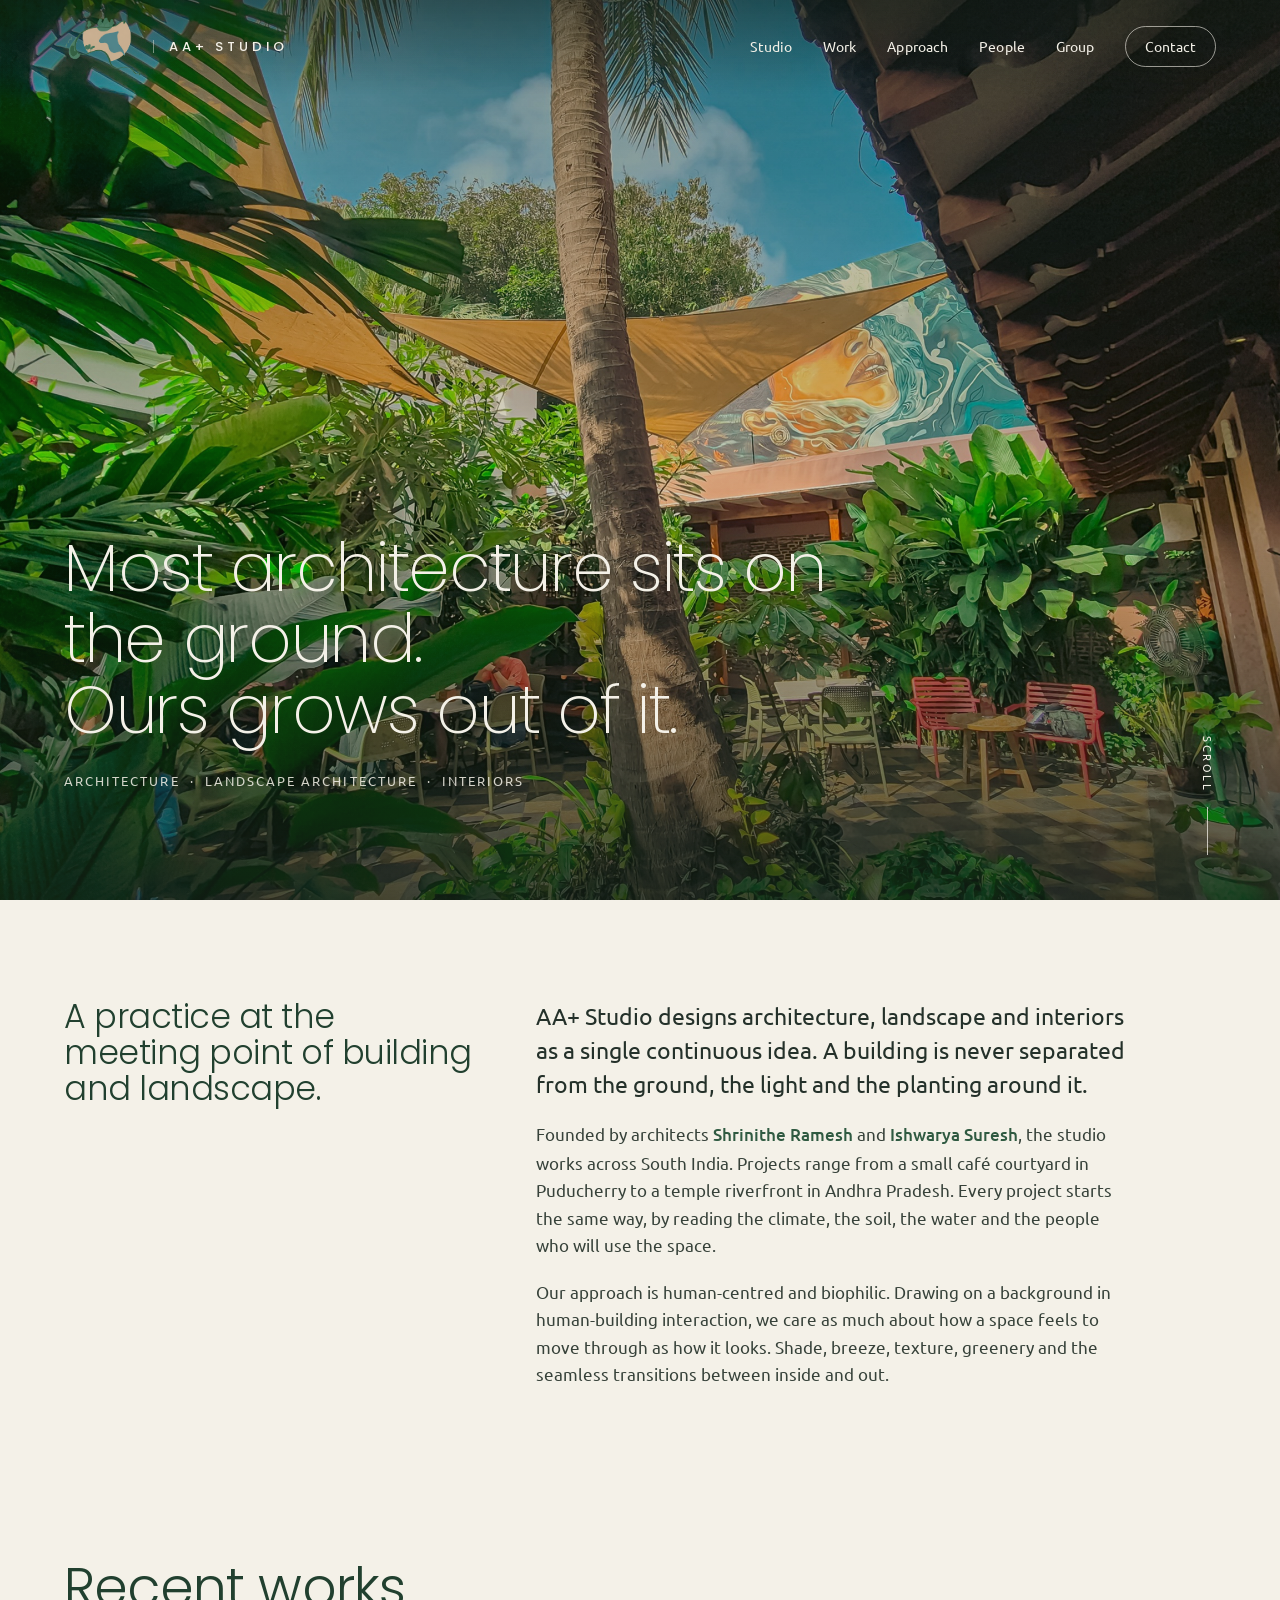
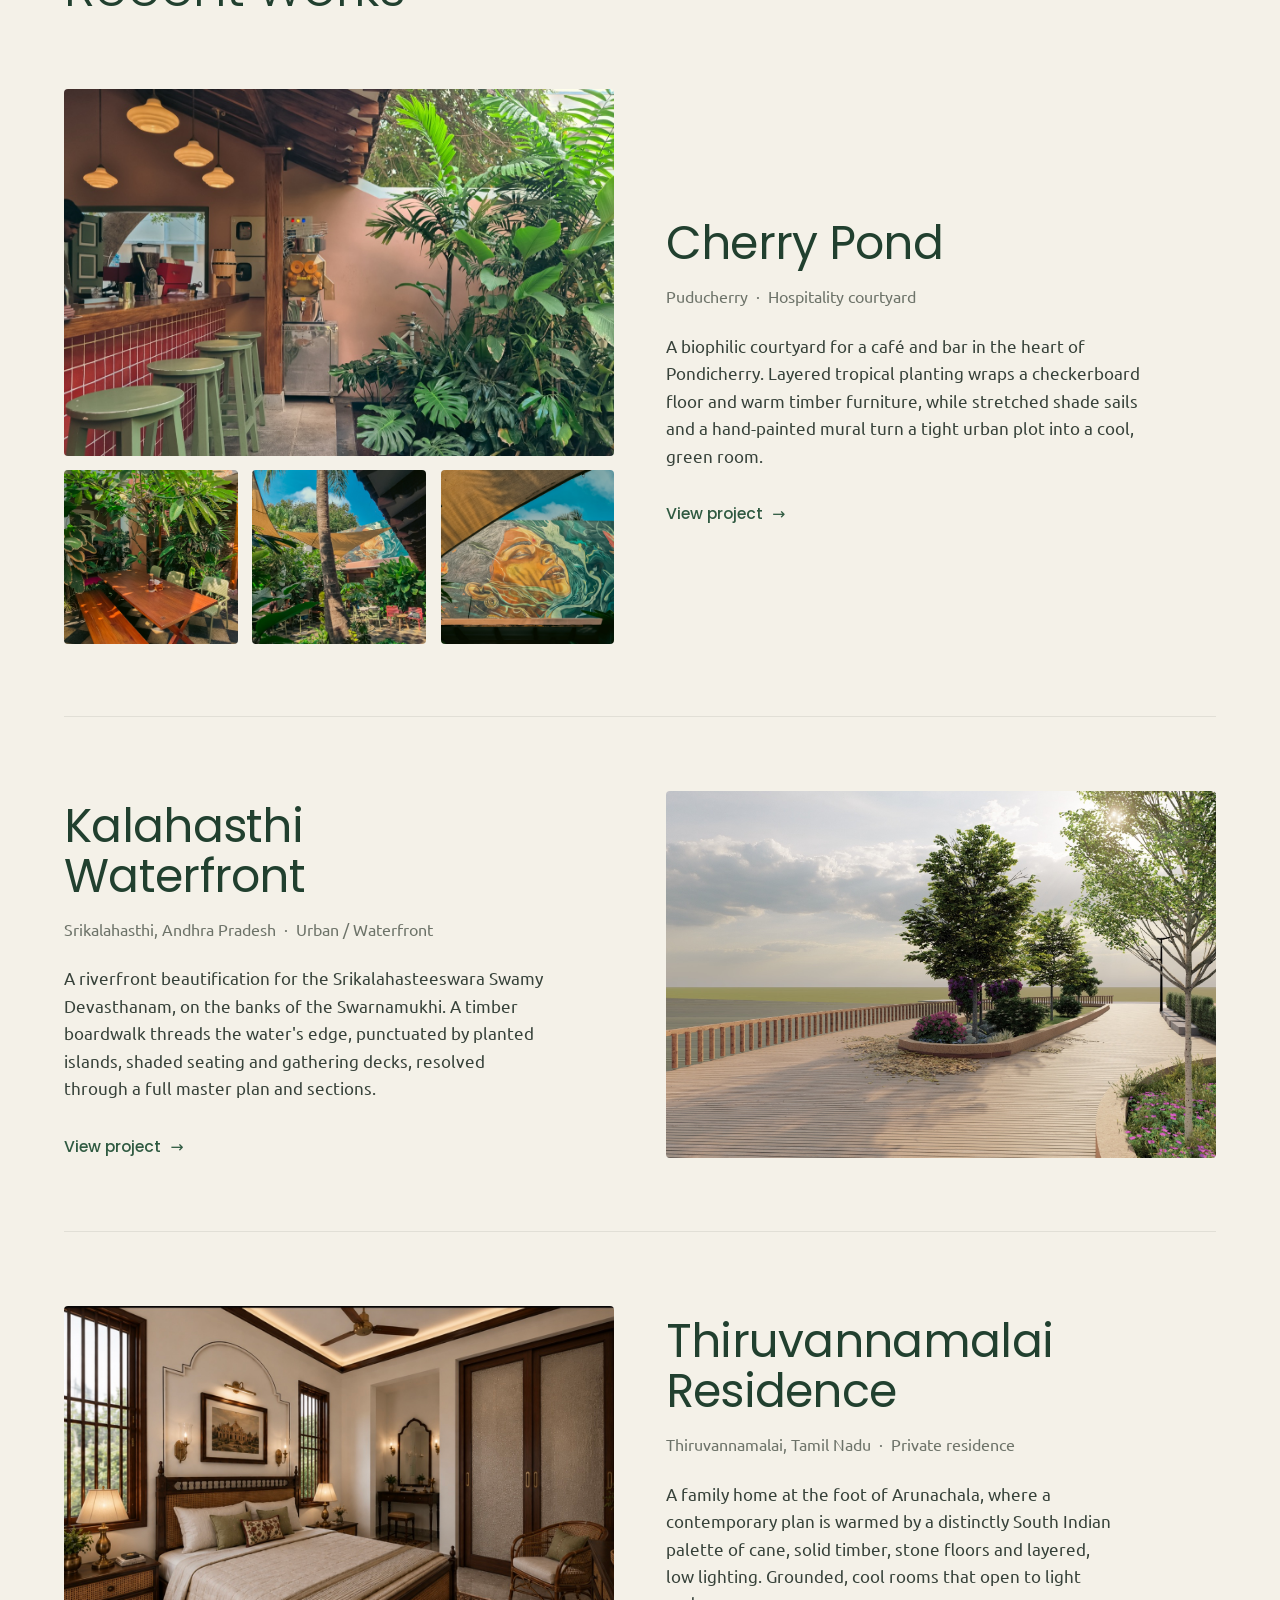
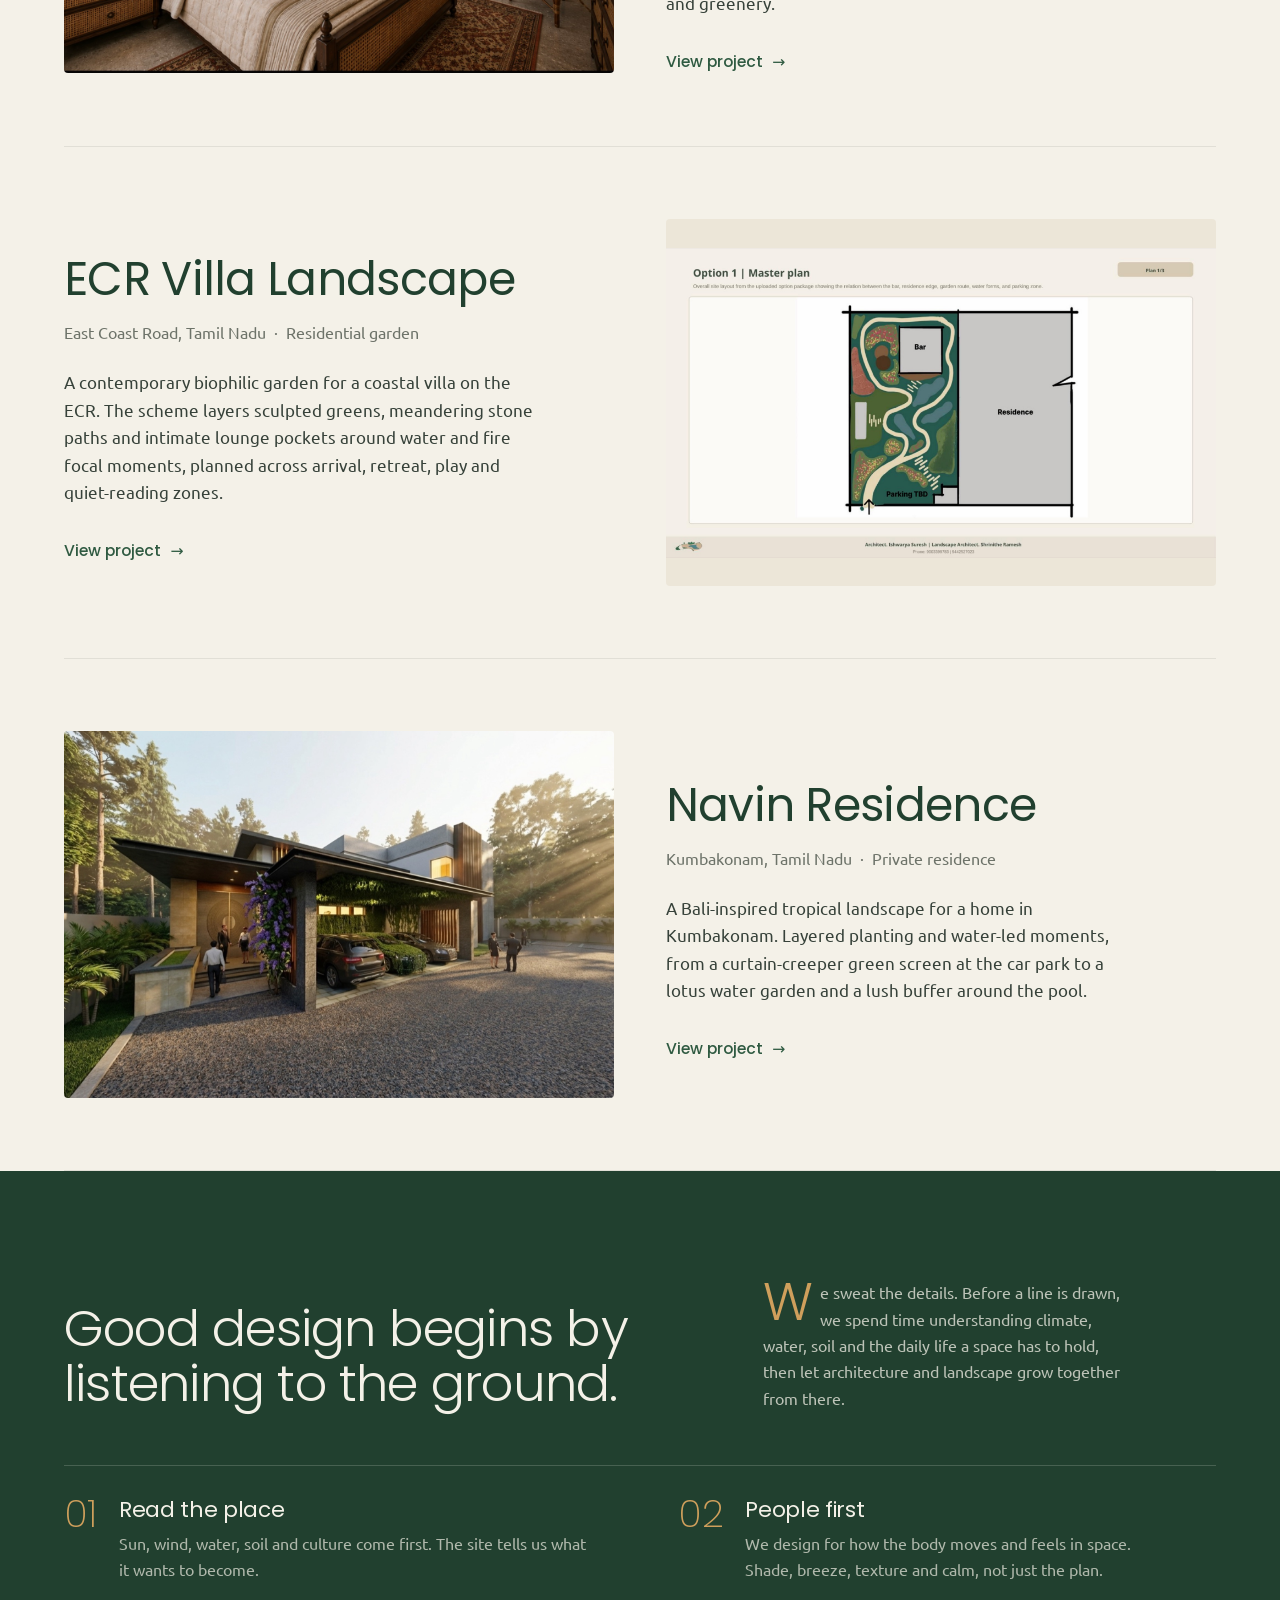
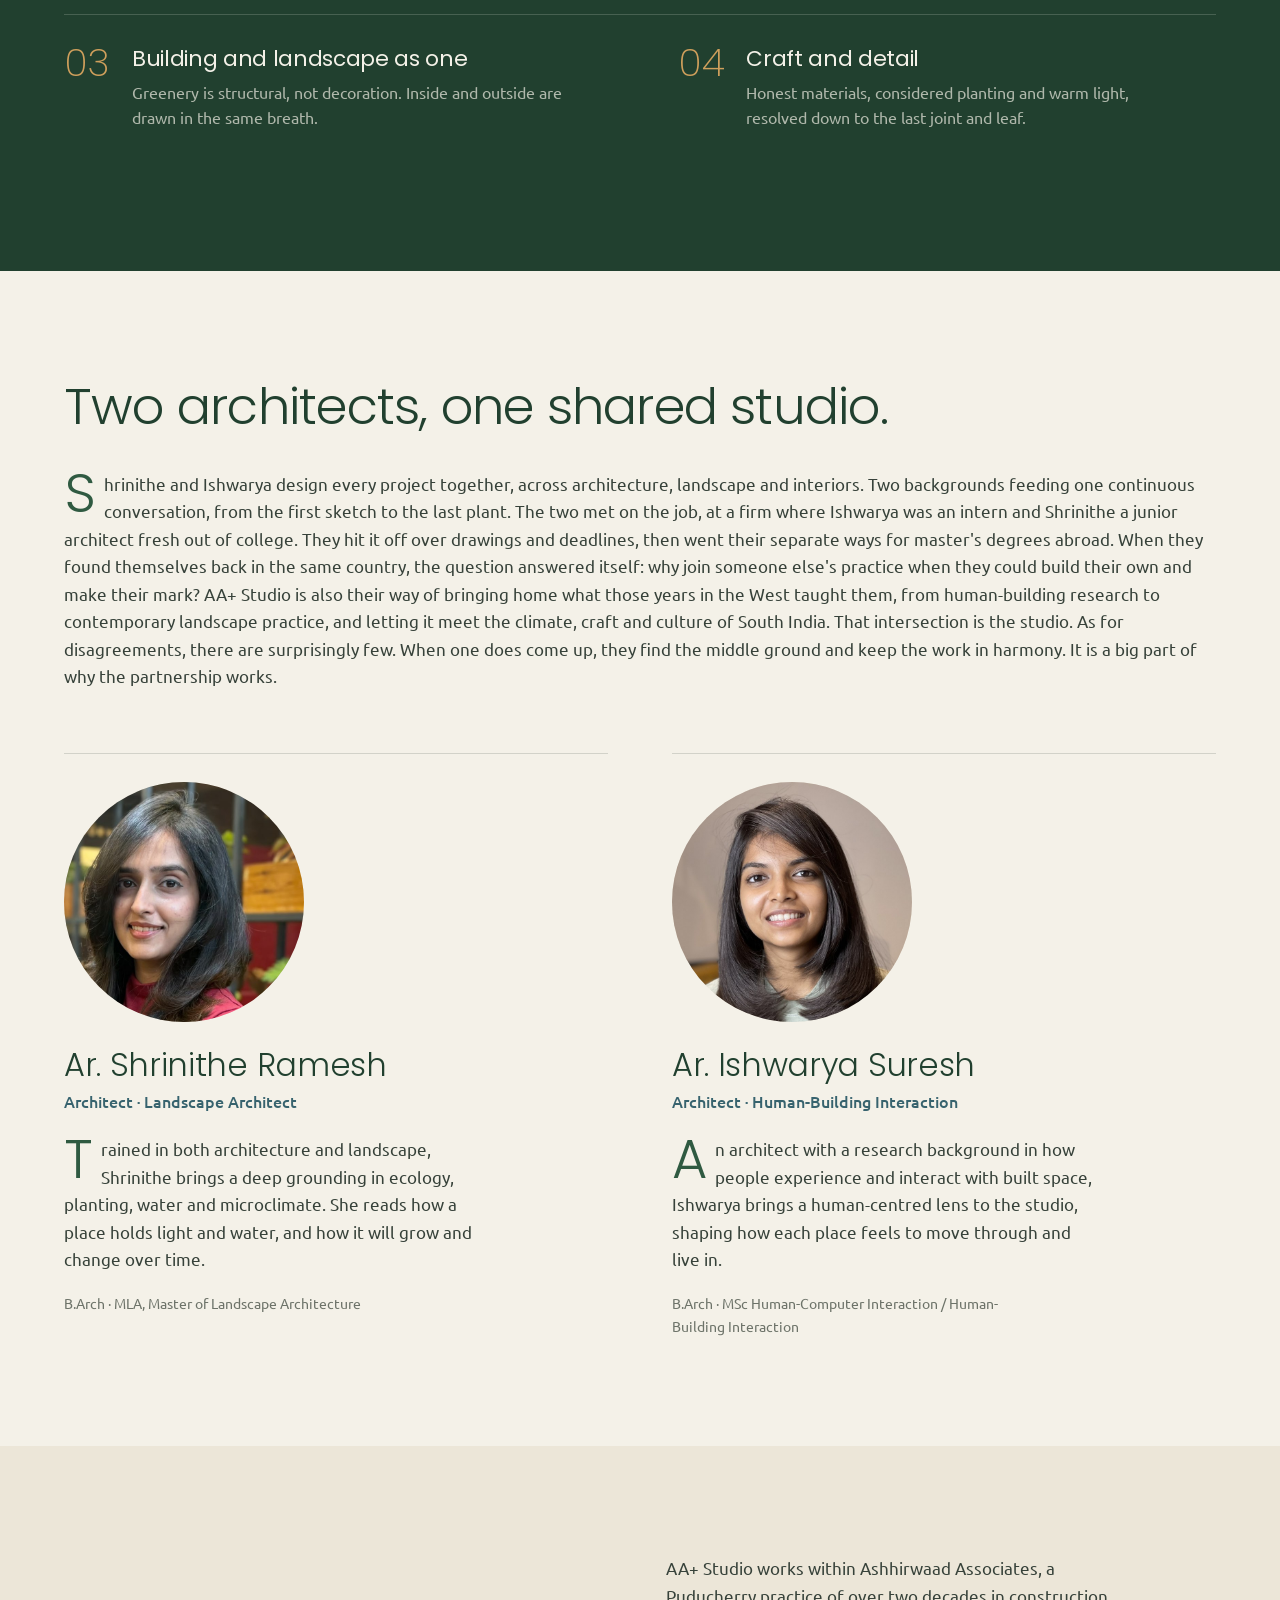
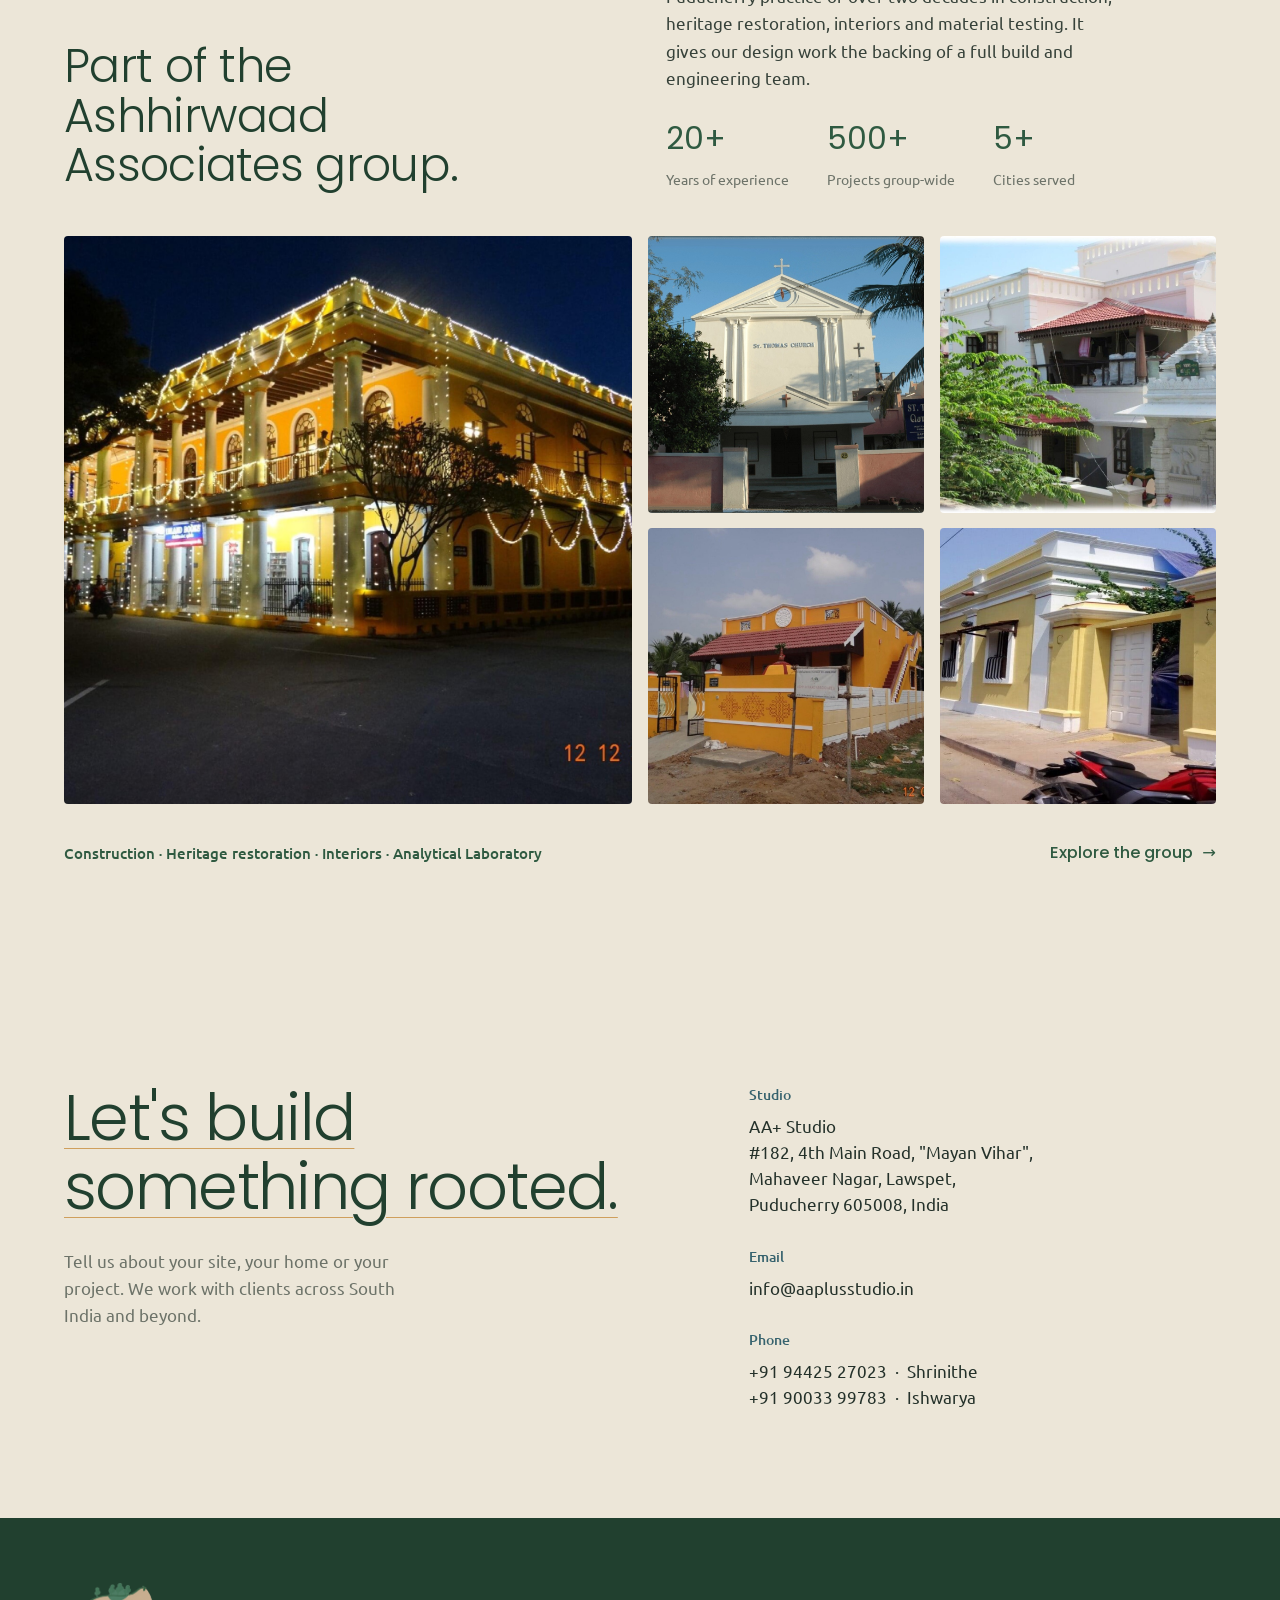
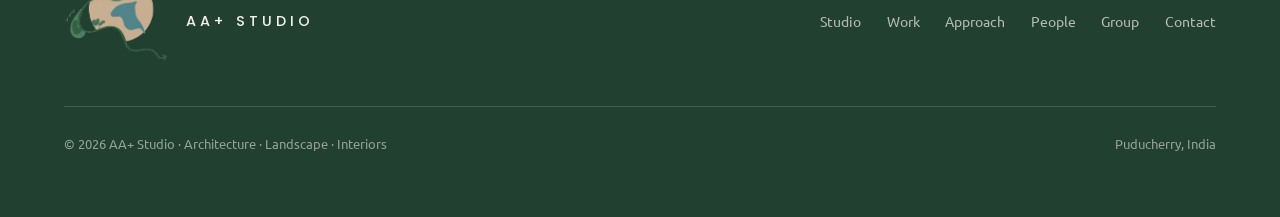
<file: index.html>
<!DOCTYPE html>
<html lang="en">
<head>
<meta charset="UTF-8" />
<meta name="viewport" content="width=device-width, initial-scale=1" />
<title>AA+ Studio · Architecture · Landscape · Interiors</title>
<meta name="description" content="AA+ Studio is an architecture and landscape practice in Puducherry, India, designing buildings, gardens and interiors around the way people live with a place. Founded by Ar. Shrinithe Ramesh and Ar. Ishwarya Suresh." />
<meta property="og:title" content="AA+ Studio · Architecture · Landscape · Interiors" />
<meta property="og:description" content="A young architecture and landscape practice in South India. Selected work: Cherry Pond, Kalahasthi Waterfront, Thiruvannamalai Residence and more." />
<meta property="og:type" content="website" />
<meta property="og:image" content="assets/projects/cherrypond-hero.jpg" />
<link rel="preconnect" href="https://fonts.googleapis.com" />
<link rel="preconnect" href="https://fonts.gstatic.com" crossorigin />
<link href="https://fonts.googleapis.com/css2?family=Poppins:ital,wght@0,300;0,400;0,500;0,600;1,300&family=Ubuntu:wght@400;500;700&display=swap" rel="stylesheet" />
<link rel="stylesheet" href="styles.css?v=7" />
<link rel="icon" href="assets/brand/favicon.svg" type="image/svg+xml" />
<script>document.documentElement.classList.add('js');</script>
</head>
<body class="home">

<!-- ============ NAV ============ -->
<header class="nav" id="nav">
  <a class="brand" href="#top" aria-label="AA+ Studio home">
    <img src="assets/brand/logo.png" onerror="this.onerror=null;this.src='assets/brand/logo.svg'" alt="" />
    <span class="word">AA+ STUDIO</span>
  </a>
  <nav class="nav-links" id="navLinks" aria-label="Primary">
    <a href="#studio">Studio</a>
    <a href="#work">Work</a>
    <a href="#approach">Approach</a>
    <a href="#people">People</a>
    <a href="#group">Group</a>
    <a href="#contact" class="nav-cta">Contact</a>
  </nav>
  <button class="nav-toggle" id="navToggle" aria-label="Menu" aria-expanded="false">
    <span></span><span></span><span></span>
  </button>
</header>

<main id="top">

<!-- ============ HERO ============ -->
<section class="hero-full" id="hero">
  <img class="hero-bg" src="assets/projects/cherrypond-hero.jpg" alt="Cherry Pond, a lush biophilic courtyard in Puducherry with shade sails, a tall palm, tropical planting and casual seating" fetchpriority="high" />
  <div class="hero-veil"></div>
  <div class="hero-full-in wrap">
    <h1>Most architecture sits on the ground.<br>Ours grows out of it.</h1>
    <p class="hero-sub">Architecture &nbsp;&middot;&nbsp; Landscape Architecture &nbsp;&middot;&nbsp; Interiors</p>
  </div>
  <a class="hero-scroll" href="#studio" aria-label="Scroll to explore"><span class="hs-word">Scroll</span><span class="hs-line"></span></a>
</section>

<!-- ============ STUDIO ============ -->
<section class="statement wrap" id="studio">
  <div class="statement-grid">
    <div class="col-lead">
      <h2>A practice at the meeting point of building and landscape.</h2>
    </div>
    <div class="body">
      <p class="lede">AA+ Studio designs architecture, landscape and interiors as a single continuous idea. A building is never separated from the ground, the light and the planting around it.</p>
      <p>Founded by architects <strong>Shrinithe Ramesh</strong> and <strong>Ishwarya Suresh</strong>, the studio works across South India. Projects range from a small café courtyard in Puducherry to a temple riverfront in Andhra Pradesh. Every project starts the same way, by reading the climate, the soil, the water and the people who will use the space.</p>
      <p>Our approach is human-centred and biophilic. Drawing on a background in human-building interaction, we care as much about how a space feels to move through as how it looks. Shade, breeze, texture, greenery and the seamless transitions between inside and out.</p>
    </div>
  </div>
</section>

<!-- ============ WORK ============ -->
<section class="work wrap" id="work">
  <div class="work-head reveal">
    <h2>Recent works</h2>
  </div>
  <!-- 01 Cherry Pond -->
  <article class="project completed reveal">
    <div class="project-inner">
      <a class="project-media" href="cherry-pond.html" aria-label="View Cherry Pond project">
        <div class="frame wide lead"><img src="assets/projects/cherrypond-01.jpg" alt="Cherry Pond bar counter in warm red tile with green stools and tropical planting" loading="lazy" /></div>
        <div class="gallery-strip">
          <div class="frame"><img src="assets/projects/cherrypond-02.jpg" alt="Timber dining table and bench among tropical plants" loading="lazy" /></div>
          <div class="frame"><img src="assets/projects/cherrypond-03.jpg" alt="Courtyard with a tall palm, shade sails and a mural wall" loading="lazy" /></div>
          <div class="frame"><img src="assets/projects/cherrypond-04.jpg" alt="Hand-painted mural of a face flowing into water" loading="lazy" /></div>
        </div>
      </a>
      <div class="project-text">
        <h3>Cherry Pond</h3>
        <p class="project-place">Puducherry &nbsp;·&nbsp; Hospitality courtyard</p>
        <p class="project-desc">A biophilic courtyard for a café and bar in the heart of Pondicherry. Layered tropical planting wraps a checkerboard floor and warm timber furniture, while stretched shade sails and a hand-painted mural turn a tight urban plot into a cool, green room.</p>
        <a class="project-link" href="cherry-pond.html">View project <span class="arw">&rarr;</span></a>
      </div>
    </div>
  </article>

  <!-- 02 Kalahasthi -->
  <article class="project flip reveal">
    <div class="project-inner">
      <a class="project-media" href="kalahasthi-waterfront.html" aria-label="View Kalahasthi Waterfront project">
        <div class="frame wide lead"><img src="assets/projects/kalahasthi-hero.jpg" alt="Rendered waterfront boardwalk with timber decking and a planted island" loading="lazy" /></div>
      </a>
      <div class="project-text">
        <h3>Kalahasthi Waterfront</h3>
        <p class="project-place">Srikalahasthi, Andhra Pradesh &nbsp;·&nbsp; Urban / Waterfront</p>
        <p class="project-desc">A riverfront beautification for the Srikalahasteeswara Swamy Devasthanam, on the banks of the Swarnamukhi. A timber boardwalk threads the water's edge, punctuated by planted islands, shaded seating and gathering decks, resolved through a full master plan and sections.</p>
        <a class="project-link" href="kalahasthi-waterfront.html">View project <span class="arw">&rarr;</span></a>
      </div>
    </div>
  </article>

  <!-- 03 Thiruvannamalai -->
  <article class="project reveal">
    <div class="project-inner">
      <a class="project-media" href="thiruvannamalai-residence.html" aria-label="View Thiruvannamalai Residence project">
        <div class="frame wide lead"><img src="assets/projects/thiru-hero.jpg" alt="Warm bedroom interior with cane furniture, timber joinery and layered lighting" loading="lazy" /></div>
      </a>
      <div class="project-text">
        <h3>Thiruvannamalai Residence</h3>
        <p class="project-place">Thiruvannamalai, Tamil Nadu &nbsp;·&nbsp; Private residence</p>
        <p class="project-desc">A family home at the foot of Arunachala, where a contemporary plan is warmed by a distinctly South Indian palette of cane, solid timber, stone floors and layered, low lighting. Grounded, cool rooms that open to light and greenery.</p>
        <a class="project-link" href="thiruvannamalai-residence.html">View project <span class="arw">&rarr;</span></a>
      </div>
    </div>
  </article>

  <!-- 04 ECR Villa -->
  <article class="project flip reveal">
    <div class="project-inner">
      <a class="project-media" href="ecr-villa-landscape.html" aria-label="View ECR Villa Landscape project">
        <div class="frame wide lead plan"><img src="assets/projects/ecr-hero.jpg" alt="ECR Villa landscape master plan showing garden route, water forms and residence" loading="lazy" /></div>
      </a>
      <div class="project-text">
        <h3>ECR Villa Landscape</h3>
        <p class="project-place">East Coast Road, Tamil Nadu &nbsp;·&nbsp; Residential garden</p>
        <p class="project-desc">A contemporary biophilic garden for a coastal villa on the ECR. The scheme layers sculpted greens, meandering stone paths and intimate lounge pockets around water and fire focal moments, planned across arrival, retreat, play and quiet-reading zones.</p>
        <a class="project-link" href="ecr-villa-landscape.html">View project <span class="arw">&rarr;</span></a>
      </div>
    </div>
  </article>

  <!-- 05 Navin -->
  <article class="project reveal">
    <div class="project-inner">
      <a class="project-media" href="navin-residence.html" aria-label="View Navin Residence project">
        <div class="frame wide lead"><img src="assets/projects/navin-render1.jpg" alt="Render of the Navin Residence, a modern tropical villa entrance with green screen walls and palms" loading="lazy" /></div>
      </a>
      <div class="project-text">
        <h3>Navin Residence</h3>
        <p class="project-place">Kumbakonam, Tamil Nadu &nbsp;·&nbsp; Private residence</p>
        <p class="project-desc">A Bali-inspired tropical landscape for a home in Kumbakonam. Layered planting and water-led moments, from a curtain-creeper green screen at the car park to a lotus water garden and a lush buffer around the pool.</p>
        <a class="project-link" href="navin-residence.html">View project <span class="arw">&rarr;</span></a>
      </div>
    </div>
  </article>
</section>

<!-- ============ APPROACH ============ -->
<section class="approach" id="approach">
  <div class="wrap">
    <div class="intro reveal">
      <h2>Good design begins by listening to the ground.</h2>
      <p>We sweat the details. Before a line is drawn, we spend time understanding climate, water, soil and the daily life a space has to hold, then let architecture and landscape grow together from there.</p>
    </div>
    <div class="principles">
      <div class="principle reveal"><span class="pn">01</span><div><h3>Read the place</h3><p>Sun, wind, water, soil and culture come first. The site tells us what it wants to become.</p></div></div>
      <div class="principle reveal"><span class="pn">02</span><div><h3>People first</h3><p>We design for how the body moves and feels in space. Shade, breeze, texture and calm, not just the plan.</p></div></div>
      <div class="principle reveal"><span class="pn">03</span><div><h3>Building and landscape as one</h3><p>Greenery is structural, not decoration. Inside and outside are drawn in the same breath.</p></div></div>
      <div class="principle reveal"><span class="pn">04</span><div><h3>Craft and detail</h3><p>Honest materials, considered planting and warm light, resolved down to the last joint and leaf.</p></div></div>
    </div>
  </div>
</section>

<!-- ============ PEOPLE ============ -->
<section class="people wrap" id="people">
  <div class="people-head reveal">
    <h2>Two architects, one shared studio.</h2>
  </div>
  <div class="people-story reveal">
    <p>Shrinithe and Ishwarya design every project together, across architecture, landscape and interiors. Two backgrounds feeding one continuous conversation, from the first sketch to the last plant. The two met on the job, at a firm where Ishwarya was an intern and Shrinithe a junior architect fresh out of college. They hit it off over drawings and deadlines, then went their separate ways for master's degrees abroad. When they found themselves back in the same country, the question answered itself: why join someone else's practice when they could build their own and make their mark? AA+ Studio is also their way of bringing home what those years in the West taught them, from human-building research to contemporary landscape practice, and letting it meet the climate, craft and culture of South India. That intersection is the studio. As for disagreements, there are surprisingly few. When one does come up, they find the middle ground and keep the work in harmony. It is a big part of why the partnership works.</p>
  </div>
  <div class="people-grid">
    <article class="person reveal">
      <div class="p-photo"><img src="assets/people/shrinithe.jpg" alt="Portrait of Ar. Shrinithe Ramesh" onerror="this.parentElement.style.display='none'" /></div>
      <h3>Ar. Shrinithe Ramesh</h3>
      <p class="role">Architect · Landscape Architect</p>
      <p class="bio">Trained in both architecture and landscape, Shrinithe brings a deep grounding in ecology, planting, water and microclimate. She reads how a place holds light and water, and how it will grow and change over time.</p>
      <p class="creds">B.Arch &middot; MLA, Master of Landscape Architecture</p>
    </article>
    <article class="person reveal">
      <div class="p-photo"><img src="assets/people/ishwarya.jpg" alt="Portrait of Ar. Ishwarya Suresh" onerror="this.parentElement.style.display='none'" /></div>
      <h3>Ar. Ishwarya Suresh</h3>
      <p class="role">Architect · Human-Building Interaction</p>
      <p class="bio">An architect with a research background in how people experience and interact with built space, Ishwarya brings a human-centred lens to the studio, shaping how each place feels to move through and live in.</p>
      <p class="creds">B.Arch &middot; MSc Human-Computer Interaction / Human-Building Interaction</p>
    </article>
  </div>
</section>

<!-- ============ GROUP / ASHHIRWAAD ============ -->
<section class="group" id="group">
  <div class="wrap">
    <div class="group-intro reveal">
      <h2>Part of the Ashhirwaad Associates group.</h2>
      <div>
        <p>AA+ Studio works within Ashhirwaad Associates, a Puducherry practice of over two decades in construction, heritage restoration, interiors and material testing. It gives our design work the backing of a full build and engineering team.</p>
        <div class="stats">
          <div><b>20+</b><span>Years of experience</span></div>
          <div><b>500+</b><span>Projects group-wide</span></div>
          <div><b>5+</b><span>Cities served</span></div>
        </div>
      </div>
    </div>
    <div class="group-mosaic reveal">
      <div class="frame big"><img src="assets/group/group-hero.jpg" alt="A heritage building restored and lit at night" loading="lazy" /></div>
      <div class="frame"><img src="assets/group/group-church.jpg" alt="St. Thomas Church" loading="lazy" /></div>
      <div class="frame"><img src="assets/group/group-heritage1.jpg" alt="Restored heritage residence" loading="lazy" /></div>
      <div class="frame"><img src="assets/group/group-res1.jpg" alt="Completed residence" loading="lazy" /></div>
      <div class="frame"><img src="assets/group/group-heritage2.jpg" alt="Heritage streetfront restoration" loading="lazy" /></div>
    </div>
    <div class="group-cta reveal">
      <span class="group-cap">Construction · Heritage restoration · Interiors · Analytical Laboratory</span>
      <a class="group-link" href="ashhirwaad.html">Explore the group <span class="arw">&rarr;</span></a>
    </div>
  </div>
</section>

<!-- ============ CONTACT ============ -->
<section class="contact" id="contact">
  <div class="wrap contact-grid">
    <div class="reveal">
      <h2><a href="mailto:info@aaplusstudio.in">Let's build something rooted.</a></h2>
      <p class="sub">Tell us about your site, your home or your project. We work with clients across South India and beyond.</p>
    </div>
    <div class="contact-details reveal">
      <div class="detail">
        <p class="k">Studio</p>
        <p class="v">AA+ Studio<br>#182, 4th Main Road, "Mayan Vihar",<br>Mahaveer Nagar, Lawspet,<br>Puducherry 605008, India</p>
      </div>
      <div class="detail">
        <p class="k">Email</p>
        <p class="v"><a href="mailto:info@aaplusstudio.in">info@aaplusstudio.in</a></p>
      </div>
      <div class="detail">
        <p class="k">Phone</p>
        <p class="v"><a href="tel:+919442527023">+91 94425 27023</a> &nbsp;·&nbsp; Shrinithe<br><a href="tel:+919003399783">+91 90033 99783</a> &nbsp;·&nbsp; Ishwarya</p>
      </div>
    </div>
  </div>
</section>

</main>

<!-- ============ FOOTER ============ -->
<footer class="footer">
  <div class="wrap">
    <div class="footer-top">
      <a class="footer-mark" href="#top" aria-label="AA+ Studio">
        <img src="assets/brand/logo.png" onerror="this.onerror=null;this.src='assets/brand/logo.svg'" alt="" />
        <span class="word">AA+ STUDIO</span>
      </a>
      <nav class="footer-nav" aria-label="Footer">
        <a href="#studio">Studio</a><a href="#work">Work</a><a href="#approach">Approach</a><a href="#people">People</a><a href="ashhirwaad.html">Group</a><a href="#contact">Contact</a>
      </nav>
    </div>
    <div class="footer-base">
      <span>© 2026 AA+ Studio · Architecture · Landscape · Interiors</span>
      <span>Puducherry, India</span>
    </div>
  </div>
</footer>

<script src="script.js?v=7"></script>
</body>
</html>
</file>
<file: styles.css>
/* ============================================================
   AA+ Studio — Architecture · Landscape · Interiors
   Palette: pine green, sand, lake-teal on warm paper.
   Type: Poppins (display) + Ubuntu (text).
   ============================================================ */

:root {
  --paper:      #f4f1e8;
  --paper-2:    #ece6d8;
  --paper-3:    #e3dccb;
  --pine:       #2f5a41;
  --pine-deep:  #21402f;
  --moss:       #628a6b;
  --sage:       #86a487;
  --sand:       #cf9f5c;
  --sand-soft:  #e6d7ba;
  --lake:       #47818e;
  --lake-deep:  #37636e;
  --ink:        #24312a;
  --muted:      #6d7369;
  --line:       rgba(36, 49, 42, 0.16);
  --line-soft:  rgba(36, 49, 42, 0.09);

  --display: "Poppins", "Ubuntu", system-ui, sans-serif;
  --sans:    "Ubuntu", system-ui, -apple-system, "Segoe UI", sans-serif;

  --page-x: clamp(1.25rem, 5vw, 6rem);
  --maxw: 1440px;
  --ease: cubic-bezier(0.22, 1, 0.36, 1);
}

* { box-sizing: border-box; margin: 0; padding: 0; }
html { -webkit-text-size-adjust: 100%; overflow-x: clip; }
@media (min-width: 621px) and (prefers-reduced-motion: no-preference) {
  html { scroll-behavior: smooth; }
}

body {
  font-family: var(--sans);
  background: var(--paper);
  color: var(--ink);
  font-size: clamp(1rem, 0.5vw + 0.9rem, 1.06rem);
  line-height: 1.62;
  font-weight: 400;
  -webkit-font-smoothing: antialiased;
  text-rendering: optimizeLegibility;
  overflow-x: hidden;
}

img { display: block; max-width: 100%; height: auto; }
a { color: inherit; text-decoration: none; }
::selection { background: var(--sand); color: #fff; }

h1, h2, h3, h4 {
  font-family: var(--display);
  font-weight: 400;
  line-height: 1.08;
  letter-spacing: -0.015em;
  color: var(--pine-deep);
}
p { text-wrap: pretty; }
.lede { font-size: clamp(1.12rem, 1vw + 0.95rem, 1.42rem); line-height: 1.5; color: var(--ink); font-weight: 400; }

.wrap { width: 100%; max-width: var(--maxw); margin-inline: auto; padding-inline: var(--page-x); }
section { position: relative; }

/* ============================================================
   Navigation
   ============================================================ */
.nav {
  position: fixed; inset: 0 0 auto 0; z-index: 50;
  display: flex; align-items: center; justify-content: space-between;
  padding: 1.05rem var(--page-x);
  transition: background .5s var(--ease), padding .5s var(--ease), box-shadow .5s var(--ease);
}
.nav.solid {
  background: rgba(244, 241, 232, 0.88);
  backdrop-filter: saturate(140%) blur(14px);
  -webkit-backdrop-filter: saturate(140%) blur(14px);
  padding-block: 0.7rem;
  box-shadow: 0 1px 0 var(--line-soft);
}
.brand { display: flex; align-items: center; gap: 0.7rem; color: var(--pine-deep); }
.brand img { width: 78px; height: 60px; flex: none; object-fit: contain; }
.brand .word {
  font-family: var(--display); font-weight: 500;
  letter-spacing: 0.3em; font-size: 0.82rem; text-indent: 0.3em;
  padding-left: 0.7rem; border-left: 1px solid var(--line); line-height: 1;
}
.nav-links { display: flex; align-items: center; gap: clamp(1.1rem, 2.4vw, 2.4rem); }
.nav-links a {
  font-size: 0.9rem; letter-spacing: 0.01em; color: var(--ink); font-weight: 400;
  position: relative; padding-block: 0.4rem;
}
.nav-links a::after {
  content: ""; position: absolute; left: 0; bottom: 0.15rem; height: 1px; width: 0;
  background: var(--pine); transition: width .4s var(--ease);
}
.nav-links a:hover::after { width: 100%; }
.nav-links .nav-cta { border: 1px solid var(--pine); border-radius: 100px; padding: 0.5rem 1.15rem; color: var(--pine); }
.nav-links .nav-cta::after { display: none; }
.nav-links .nav-cta:hover { background: var(--pine); color: var(--paper); }
.nav-toggle { display: none; }

/* ============================================================
   Hero — full-bleed immersive
   ============================================================ */
.hero-full { position: relative; height: 100svh; min-height: 600px; overflow: hidden; display: flex; align-items: flex-end; }
.hero-bg { position: absolute; inset: 0; width: 100%; height: 100%; object-fit: cover; transform: scale(1.07); animation: heroZoom 20s ease-out forwards; }
@keyframes heroZoom { to { transform: scale(1); } }
.hero-veil { position: absolute; inset: 0; background: linear-gradient(to top, rgba(20,30,24,0.74) 0%, rgba(20,30,24,0.10) 42%, rgba(20,30,24,0.34) 100%); }
.hero-full-in { position: relative; z-index: 2; width: 100%; padding-bottom: clamp(4.5rem, 12vh, 8rem); }
.hero-full h1 { color: var(--paper); font-size: clamp(2.35rem, 5.2vw, 5.3rem); font-weight: 200; letter-spacing: -0.02em; line-height: 1.07; max-width: 22ch; }
.hero-sub { color: rgba(244,241,232,0.86); margin-top: 1.6rem; font-size: clamp(0.78rem, 1vw, 1rem); letter-spacing: 0.16em; text-transform: uppercase; font-weight: 400; }
.hero-scroll { position: absolute; z-index: 2; right: var(--page-x); bottom: clamp(2rem,5vh,3rem); display: inline-flex; flex-direction: column; align-items: center; gap: 0.9rem; color: var(--paper); }
.hero-scroll .hs-word { font-size: 0.68rem; letter-spacing: 0.24em; text-transform: uppercase; writing-mode: vertical-rl; }
.hero-scroll .hs-line { width: 1px; height: 48px; background: rgba(244,241,232,0.75); animation: scrollLine 2.4s ease-in-out infinite; transform-origin: top center; }
@keyframes scrollLine { 0%,100%{ transform: scaleY(0.35); opacity:.5 } 50%{ transform: scaleY(1); opacity:1 } }
@media (prefers-reduced-motion: reduce){ .hero-bg { animation: none; transform: none; } .hero-scroll .hs-line { animation: none; } }

/* Nav floating over the hero (homepage): white until scrolled */
.home .nav:not(.solid) { background: linear-gradient(to bottom, rgba(18,26,20,0.42), rgba(18,26,20,0)); }
.home .nav:not(.solid) .brand { color: var(--paper); }
.home .nav:not(.solid) .brand .word { border-color: rgba(244,241,232,0.45); }
.home .nav:not(.solid) .nav-links a { color: var(--paper); }
.home .nav:not(.solid) .nav-links a::after { background: var(--paper); }
.home .nav:not(.solid) .nav-links .nav-cta { color: var(--paper); border-color: rgba(244,241,232,0.6); }
.home .nav:not(.solid) .nav-links .nav-cta:hover { background: var(--paper); color: var(--pine); }
.home .nav:not(.solid) .nav-toggle span { background: var(--paper); }

/* ============================================================
   Statement / studio
   ============================================================ */
.statement { padding-block: clamp(4.5rem, 11vh, 8rem); }
.statement-grid { display: grid; grid-template-columns: 0.9fr 1.5fr; gap: clamp(2rem, 5vw, 5rem); }
.statement h2 { font-size: clamp(1.8rem, 2.6vw, 2.7rem); font-weight: 300; }
.statement .col-lead { position: sticky; top: 6rem; align-self: start; }
.statement .body { max-width: 60ch; color: #37423a; }
.statement .body p + p { margin-top: 1.2rem; }
.statement .body strong { color: var(--pine); font-weight: 500; }

/* disciplines — flowing, no grid */
.disciplines { margin-top: 2.8rem; display: flex; flex-wrap: wrap; gap: 0.9rem 2.6rem; align-items: baseline; }
.disciplines li { list-style: none; font-family: var(--display); font-weight: 400; font-size: clamp(1.15rem, 1.5vw, 1.6rem); color: var(--pine-deep); display: flex; align-items: baseline; gap: 0.6rem; }
.disciplines li .n { font-size: 0.8rem; color: var(--lake); font-weight: 500; letter-spacing: 0.02em; }

/* ============================================================
   Work
   ============================================================ */
.work-head { padding-top: clamp(3.5rem, 8vh, 6rem); display: flex; justify-content: space-between; align-items: flex-end; gap: 2rem; flex-wrap: wrap; }
.work-head h2 { font-size: clamp(2.1rem, 4.2vw, 3.5rem); font-weight: 300; }
.work-head p { max-width: 32ch; color: var(--muted); font-size: 1.02rem; }

.project { padding-block: clamp(3.5rem, 8vh, 6.5rem); border-bottom: 1px solid var(--line-soft); }
.project-inner { display: grid; grid-template-columns: 1fr 1fr; gap: clamp(1.6rem, 4vw, 4.5rem); align-items: center; }
.project.flip .project-media { order: 2; }
.project-text { max-width: 48ch; }
.project-index { font-family: var(--display); font-size: 1rem; color: var(--sand); letter-spacing: 0.02em; font-weight: 500; display: flex; align-items: center; gap: 1rem; }
.project-index .status { color: var(--lake-deep); font-family: var(--sans); font-size: 0.9rem; letter-spacing: 0; font-weight: 500; }
.project.completed .project-index .status { color: var(--lake); }
.project h3 { font-size: clamp(2rem, 3.6vw, 3.1rem); margin-top: 0.8rem; font-weight: 400; }
.project-place { margin-top: 0.9rem; font-size: 1.02rem; color: var(--muted); }
.project-desc { margin-top: 1.4rem; color: #37423a; }
.project-tags { margin-top: 1.7rem; display: flex; flex-wrap: wrap; gap: 0.55rem; }
.project-tags li { list-style: none; font-size: 0.85rem; color: var(--pine); border: 1px solid var(--line); border-radius: 100px; padding: 0.35rem 0.95rem; }
.project-link { margin-top: 2rem; display: inline-flex; align-items: center; gap: 0.6rem; font-family: var(--display); font-weight: 500; font-size: 0.98rem; color: var(--pine); }
.project-link .arw { transition: transform .4s var(--ease); }
.project-link:hover { color: var(--pine-deep); }
.project-link:hover .arw { transform: translateX(6px); }

.project-media { position: relative; }
.frame { position: relative; overflow: hidden; border-radius: 4px; background: var(--paper-3); }
.frame img { width: 100%; height: 100%; object-fit: cover; transition: transform 1.1s var(--ease); }
.frame.tall { aspect-ratio: 4 / 5; }
.frame.wide { aspect-ratio: 3 / 2; }
a.project-media:hover .frame.lead img, .project-media:hover .frame.lead img { transform: scale(1.035); }
.gallery-strip { margin-top: 0.9rem; display: grid; grid-template-columns: repeat(3, 1fr); gap: 0.9rem; }
.gallery-strip .frame { aspect-ratio: 1 / 1; }

/* Plan / board frames — show full drawing, no crop */
.frame.plan, .frame.board { background: var(--paper-2); }
.frame.plan img, .frame.board img { object-fit: contain; }

/* Board & palette galleries on project pages */
.board-gallery { padding-bottom: clamp(3rem,7vh,5rem); display: grid; gap: clamp(1.4rem,3vw,2.4rem); }
.board { margin: 0; }
.board .frame { aspect-ratio: 16 / 9; }
.board figcaption { margin-top: 0.7rem; font-size: 0.9rem; color: var(--muted); }
.board figcaption b { color: var(--pine); font-weight: 500; }

.palette-head { padding-top: clamp(1rem,3vh,2rem); }
.palette-head h2 { font-size: clamp(1.5rem,2.4vw,2.2rem); font-weight: 300; }
.palette-head p { color: var(--muted); max-width: 48ch; margin-top: 0.6rem; }
.palette-grid { padding-block: clamp(1.5rem,4vh,2.5rem) clamp(3rem,7vh,5rem); display: grid; grid-template-columns: repeat(4, 1fr); gap: clamp(0.8rem,1.5vw,1.3rem); }
.plant { margin: 0; }
.plant .frame { aspect-ratio: 1 / 1; }
.plant figcaption { margin-top: 0.6rem; font-size: 0.88rem; color: var(--pine-deep); font-weight: 500; }
.plant figcaption span { display: block; color: var(--muted); font-weight: 400; font-size: 0.8rem; }
@media (max-width: 760px) { .palette-grid { grid-template-columns: repeat(2, 1fr); } }

/* Drawing panel (placeholder for schemes without final imagery) */
.drawing { aspect-ratio: 4 / 5; border-radius: 4px; background: var(--sand-soft); position: relative; overflow: hidden; display: flex; align-items: center; justify-content: center; padding: clamp(1.4rem, 3vw, 2.6rem); }
.drawing svg { position: relative; width: 100%; height: auto; }
.section-frame { position: relative; background: var(--paper-2); border-radius: 4px; padding: clamp(1.2rem,2.5vw,1.8rem); }
.section-frame img { width: 100%; }

/* ============================================================
   Approach
   ============================================================ */
.approach { padding-block: clamp(5rem, 12vh, 9rem); background: var(--pine-deep); color: var(--paper); }
.approach h2 { color: var(--paper); font-size: clamp(2rem, 4vw, 3.2rem); font-weight: 300; max-width: 20ch; }
.approach .intro { display: grid; grid-template-columns: 1.4fr 1fr; gap: clamp(2rem,5vw,4rem); align-items: end; }
.approach .intro p { color: rgba(244,241,232,0.74); max-width: 42ch; }

/* principles — borderless editorial list */
.principles { margin-top: clamp(2.5rem, 6vh, 4.5rem); display: grid; grid-template-columns: 1fr 1fr; gap: 0; }
.principle { display: grid; grid-template-columns: auto 1fr; gap: 1.4rem; padding: 2rem 2.4rem 2rem 0; border-top: 1px solid rgba(244,241,232,0.18); }
.principle .pn { font-family: var(--display); font-size: clamp(2.3rem, 3vw, 3.1rem); color: var(--sand); font-weight: 200; line-height: 0.85; letter-spacing: -0.02em; }
.principle h3 { color: var(--paper); font-size: 1.35rem; font-weight: 400; }
.principle p { color: rgba(244,241,232,0.68); font-size: 0.98rem; margin-top: 0.6rem; }
@media (min-width: 861px) { .principle:nth-child(odd) { padding-right: 3rem; } .principle:nth-child(even) { padding-left: 2.4rem; } }

/* ============================================================
   Group band (homepage) + Ashhirwaad page
   ============================================================ */
.group { padding-block: clamp(5rem, 12vh, 9rem); background: var(--paper-2); }
.group-intro { display: grid; grid-template-columns: 1fr 1fr; gap: clamp(1.5rem,4vw,4rem); align-items: end; margin-bottom: clamp(2rem,5vh,3.5rem); }
.group-intro h2 { font-size: clamp(1.9rem, 3.6vw, 3rem); font-weight: 300; max-width: 16ch; }
.group-intro p { color: #37423a; max-width: 46ch; }
.group-intro .stats { display: flex; gap: clamp(1.5rem,3vw,2.6rem); margin-top: 1.4rem; }
.group-intro .stats b { font-family: var(--display); font-weight: 400; font-size: clamp(1.6rem,2.4vw,2.2rem); color: var(--pine); display: block; }
.group-intro .stats span { font-size: 0.85rem; color: var(--muted); }
.group-mosaic { display: grid; grid-template-columns: repeat(4, 1fr); gap: clamp(0.6rem,1.2vw,1rem); }
.group-mosaic .frame { aspect-ratio: 1 / 1; overflow: hidden; border-radius: 4px; }
.group-mosaic .frame img { width: 100%; height: 100%; object-fit: cover; transition: transform 1.1s var(--ease); }
.group-mosaic .frame:hover img { transform: scale(1.05); }
.group-mosaic .big { grid-column: span 2; grid-row: span 2; }
.group-cta { margin-top: clamp(1.6rem,4vh,2.4rem); display: flex; justify-content: space-between; align-items: center; gap: 1.5rem; flex-wrap: wrap; }
.group-cap { font-size: 0.95rem; color: var(--pine); font-weight: 500; }
.group-link { display: inline-flex; align-items: center; gap: 0.6rem; font-family: var(--display); font-weight: 500; color: var(--pine); font-size: 1.02rem; }
.group-link .arw { transition: transform .4s var(--ease); }
.group-link:hover .arw { transform: translateX(6px); }

/* Ashhirwaad page: keep nav readable over the dark hero */
.grp-page .nav { background: rgba(244, 241, 232, 0.9); backdrop-filter: saturate(140%) blur(14px); -webkit-backdrop-filter: saturate(140%) blur(14px); box-shadow: 0 1px 0 var(--line-soft); }
.grp-hero { position: relative; margin-top: 0; height: clamp(58vh, 66vh, 720px); overflow: hidden; display: flex; align-items: flex-end; }
.grp-hero img { position: absolute; inset: 0; width: 100%; height: 100%; object-fit: cover; }
.grp-hero::after { content: ""; position: absolute; inset: 0; background: linear-gradient(to top, rgba(21,32,26,0.82), rgba(21,32,26,0.15) 55%, rgba(21,32,26,0.35)); }
.grp-hero .grp-hero-in { position: relative; z-index: 2; color: var(--paper); padding-bottom: clamp(2.5rem,6vh,4rem); }
.grp-hero h1 { color: var(--paper); font-size: clamp(2.6rem,6vw,5rem); font-weight: 300; letter-spacing: -0.02em; }
.grp-hero p { color: rgba(244,241,232,0.86); margin-top: 0.8rem; letter-spacing: 0.02em; font-size: 1.05rem; }
.grp-back { color: var(--paper); font-size: 0.95rem; display: inline-flex; gap: 0.5rem; opacity: 0.85; margin-bottom: 1.3rem; }
.grp-back:hover { opacity: 1; }
.grp-body { padding-block: clamp(3.5rem,8vh,6rem); display: grid; grid-template-columns: 1fr 1.4fr; gap: clamp(2rem,5vw,5rem); }
.grp-body .col-lead { position: sticky; top: 6rem; align-self: start; }
.grp-body h2 { font-size: clamp(1.7rem,2.6vw,2.4rem); font-weight: 300; }
.grp-body .prose { max-width: 60ch; color: #37423a; }
.grp-body .prose p + p { margin-top: 1.1rem; }
.capabilities { border-top: 1px solid var(--line); margin-top: 1.8rem; }
.capability { display: grid; grid-template-columns: auto 1fr; gap: 1.2rem; padding: 1.4rem 0; border-bottom: 1px solid var(--line-soft); }
.capability .cn { font-family: var(--display); color: var(--sand); font-weight: 500; }
.capability h3 { font-size: 1.2rem; font-weight: 500; }
.capability p { color: var(--muted); font-size: 0.95rem; margin-top: 0.3rem; }
.section-title { padding-top: clamp(2rem,5vh,3.5rem); }
.section-title h2 { font-size: clamp(1.8rem,3vw,2.6rem); font-weight: 300; }
.section-title p { color: var(--muted); margin-top: 0.5rem; max-width: 52ch; }
.works-gallery { padding-block: clamp(1.5rem,4vh,2.5rem) clamp(3rem,7vh,5rem); display: grid; grid-template-columns: repeat(3, 1fr); gap: clamp(0.8rem,1.5vw,1.3rem); }
.work-tile { margin: 0; }
.work-tile .frame { aspect-ratio: 4 / 3; overflow: hidden; border-radius: 4px; }
.work-tile .frame img { width: 100%; height: 100%; object-fit: cover; transition: transform 1.1s var(--ease); }
.work-tile .frame:hover img { transform: scale(1.05); }
.work-tile figcaption { margin-top: 0.6rem; font-size: 0.9rem; color: var(--pine-deep); font-weight: 500; }
.work-tile figcaption span { color: var(--muted); font-weight: 400; }
.work-tile.wide { grid-column: span 2; }
.work-tile.wide .frame { aspect-ratio: 16 / 9; }
@media (max-width: 760px) { .works-gallery { grid-template-columns: repeat(2, 1fr); } .work-tile.wide { grid-column: span 2; } }

/* ============================================================
   People
   ============================================================ */
.people { padding-block: clamp(5rem, 12vh, 9rem); }
.people-head { margin-bottom: clamp(1.8rem,4vh,2.6rem); }
.people-head h2 { font-size: clamp(2rem, 4vw, 3.2rem); font-weight: 300; }
@media (min-width: 760px) { .people-head h2 { white-space: nowrap; } }
.people-head p { margin-top: 1.4rem; font-size: clamp(1.12rem, 1vw + 0.95rem, 1.42rem); line-height: 1.5; color: var(--ink); max-width: 40ch; }
.people-grid { display: grid; grid-template-columns: 1fr 1fr; gap: clamp(2rem, 5vw, 4.5rem); }
.person { border-top: 1px solid var(--line); padding-top: 1.8rem; }
.people-story { margin-bottom: clamp(2.8rem, 7vh, 4.5rem); color: #37423a; }
.people-story p:first-child::first-letter {
  float: left;
  font-family: var(--display);
  font-weight: 300;
  font-size: 3.2em;
  line-height: 0.72;
  padding: 0.08em 0.14em 0 0;
  color: var(--pine);
}
.person .p-photo { width: clamp(180px, 22vw, 240px); aspect-ratio: 1 / 1; overflow: hidden; border-radius: 50%; background: var(--paper-2); margin-bottom: 1.6rem; }
.person .p-photo img { width: 100%; height: 100%; object-fit: cover; filter: saturate(0.94); transition: transform 1.1s var(--ease); }
.person .p-photo:hover img { transform: scale(1.05); }
.person h3 { font-size: clamp(1.8rem, 2.5vw, 2.4rem); font-weight: 300; letter-spacing: -0.01em; }
.person .role { color: var(--lake-deep); font-size: 0.98rem; margin-top: 0.4rem; font-weight: 500; }
.person p { margin-top: 1.1rem; color: #37423a; max-width: 42ch; }
.person .creds { margin-top: 1.2rem; font-size: 0.9rem; color: var(--muted); }

/* ============================================================
   Magazine treatment — drop caps + editorial lead
   ============================================================ */
.person .bio::first-letter,
.approach .intro p::first-letter {
  float: left;
  font-family: var(--display);
  font-weight: 300;
  font-size: 3.2em;
  line-height: 0.72;
  padding: 0.08em 0.14em 0 0;
  color: var(--pine);
}
.approach .intro p { font-size: clamp(1.02rem, 1.1vw, 1.2rem); }
.approach .intro p::first-letter { color: var(--sand); }
.person .bio { margin-top: 1.3rem; }
@media (prefers-reduced-motion: no-preference) {
  .person .bio::first-letter, .approach .intro p::first-letter { transition: color .4s var(--ease); }
}

/* ============================================================
   Contact / footer
   ============================================================ */
.contact { padding-block: clamp(5rem, 12vh, 9rem); background: var(--paper-2); }
.contact-grid { display: grid; grid-template-columns: 1.3fr 1fr; gap: clamp(2.5rem, 6vw, 5rem); align-items: start; }
.contact h2 { font-size: clamp(2.3rem, 5vw, 4.4rem); font-weight: 300; letter-spacing: -0.025em; }
.contact h2 a { text-decoration: underline; text-decoration-thickness: 1px; text-underline-offset: 8px; text-decoration-color: var(--sand); transition: text-decoration-color .4s var(--ease); }
.contact h2 a:hover { text-decoration-color: var(--pine); }
.contact .sub { margin-top: 1.6rem; color: var(--muted); max-width: 36ch; font-size: 1.05rem; }
.contact-details { display: grid; gap: 1.7rem; }
.detail .k { font-size: 0.9rem; color: var(--lake-deep); font-weight: 500; }
.detail .v { margin-top: 0.4rem; color: var(--ink); line-height: 1.55; }
.detail .v a:hover { color: var(--pine); }

.footer { background: var(--pine-deep); color: rgba(244,241,232,0.7); padding-block: clamp(3rem, 7vh, 5rem); }
.footer-top { display: flex; justify-content: space-between; align-items: center; gap: 2rem; flex-wrap: wrap; }
.footer-mark { display: flex; align-items: center; gap: 0.9rem; color: var(--paper); }
.footer-mark img { width: 104px; height: 80px; object-fit: contain; }
.footer-mark .word { font-family: var(--display); font-weight: 500; letter-spacing: 0.28em; font-size: 0.9rem; text-indent: 0.28em; }
.footer-nav { display: flex; gap: 1.6rem; font-size: 0.9rem; }
.footer-nav a:hover { color: var(--paper); }
.footer-base { margin-top: clamp(2rem,5vh,3.5rem); padding-top: 1.6rem; border-top: 1px solid rgba(244,241,232,0.16); display: flex; justify-content: space-between; gap: 1rem; flex-wrap: wrap; font-size: 0.82rem; color: rgba(244,241,232,0.55); }

/* ============================================================
   Project detail pages
   ============================================================ */
.pp-hero { padding-top: clamp(7rem, 14vh, 10rem); }
.pp-back { display: inline-flex; align-items: center; gap: 0.5rem; color: var(--muted); font-size: 0.95rem; margin-bottom: 2rem; }
.pp-back:hover { color: var(--pine); }
.pp-head { display: grid; grid-template-columns: 1.5fr 1fr; gap: clamp(1.5rem,4vw,4rem); align-items: end; padding-bottom: clamp(2rem,5vh,3.5rem); }
.pp-index { font-family: var(--display); color: var(--sand); font-weight: 500; }
.pp-index .status { color: var(--lake-deep); margin-left: 0.9rem; }
.pp-head h1 { font-size: clamp(2.4rem, 5.5vw, 4.6rem); font-weight: 300; margin-top: 0.7rem; letter-spacing: -0.025em; }
.pp-facts { display: grid; gap: 1.1rem; }
.pp-facts .k { font-size: 0.85rem; color: var(--lake-deep); font-weight: 500; }
.pp-facts .v { color: var(--ink); margin-top: 0.15rem; }
.pp-lead { margin-block: 0; }
.pp-lead img { width: 100%; aspect-ratio: 16 / 9; object-fit: cover; border-radius: 4px; background: var(--paper-3); }
.pp-body { padding-block: clamp(3rem, 7vh, 5rem); display: grid; grid-template-columns: 1fr 1.4fr; gap: clamp(2rem,5vw,5rem); }
.pp-body .col-lead { position: sticky; top: 6rem; align-self: start; }
.pp-body h2 { font-size: clamp(1.6rem,2.4vw,2.3rem); font-weight: 300; }
.pp-body .prose { max-width: 62ch; color: #37423a; }
.pp-body .prose p + p { margin-top: 1.2rem; }
.pp-tags { margin-top: 1.8rem; display: flex; flex-wrap: wrap; gap: 0.55rem; }
.pp-tags li { list-style: none; font-size: 0.85rem; color: var(--pine); border: 1px solid var(--line); border-radius: 100px; padding: 0.35rem 0.95rem; }
.pp-gallery { padding-bottom: clamp(3rem,7vh,5rem); display: grid; grid-template-columns: repeat(2, 1fr); gap: clamp(0.8rem,1.5vw,1.4rem); }
.pp-gallery .frame { aspect-ratio: 3 / 2; }
.pp-gallery .frame.span { grid-column: 1 / -1; aspect-ratio: 2 / 1; }
.pp-note { padding: clamp(1.4rem,3vw,2rem); background: var(--sand-soft); border-radius: 4px; color: var(--pine-deep); max-width: 60ch; }
.pp-next { border-top: 1px solid var(--line); padding-block: clamp(2.5rem,6vh,4rem); display: flex; justify-content: space-between; align-items: center; gap: 1.5rem; flex-wrap: wrap; }
.pp-next .lbl { color: var(--muted); font-size: 0.9rem; }
.pp-next a { font-family: var(--display); font-size: clamp(1.4rem,2.5vw,2rem); font-weight: 400; color: var(--pine-deep); display: inline-flex; align-items: center; gap: 0.7rem; }
.pp-next a .arw { transition: transform .4s var(--ease); }
.pp-next a:hover .arw { transform: translateX(7px); }

/* ============================================================
   Reveal + lightbox
   ============================================================ */
.js .reveal { opacity: 0; transform: translateY(22px); transition: opacity 1s var(--ease), transform 1s var(--ease); }
.js .reveal.in { opacity: 1; transform: none; }
@media (prefers-reduced-motion: reduce) { .js .reveal { opacity: 1; transform: none; transition: none; } }

.lightbox { position: fixed; inset: 0; z-index: 90; background: rgba(21,32,26,0.94); display: none; align-items: center; justify-content: center; padding: 4vw; cursor: zoom-out; }
.lightbox.open { display: flex; }
.lightbox img { max-width: 92vw; max-height: 88vh; width: auto; border-radius: 4px; box-shadow: 0 30px 80px rgba(0,0,0,0.5); }
.lightbox .lb-close { position: absolute; top: 1.4rem; right: 1.6rem; color: var(--paper); font-size: 1.6rem; line-height: 1; background: none; border: 0; cursor: pointer; }
.zoom { cursor: zoom-in; }

/* ============================================================
   Responsive
   ============================================================ */
@media (max-width: 900px) {
  .hero-grid { grid-template-columns: 1fr; align-items: start; }
  .hero-figure { aspect-ratio: 16 / 11; margin-top: 1.5rem; }
  .statement-grid { grid-template-columns: 1fr; }
  .statement .col-lead, .pp-body .col-lead { position: static; }
  .project-inner { grid-template-columns: 1fr; gap: 1.6rem; }
  .project.flip .project-media { order: 0; }
  .principles { grid-template-columns: 1fr; }
  .principle { padding: 1.6rem 0 !important; }
  .approach .intro { grid-template-columns: 1fr; }
  .people-grid, .contact-grid, .pp-head, .pp-body { grid-template-columns: 1fr; }
  .pp-head { align-items: start; }
  .group-intro, .grp-body { grid-template-columns: 1fr; }
  .grp-body .col-lead { position: static; }
  .grp-hero { height: clamp(46vh, 52vh, 520px); }
  .works-gallery { grid-template-columns: repeat(2, 1fr); }
}
@media (max-width: 620px) {
  .nav-links { position: fixed; inset: 0 0 0 auto; width: min(78vw, 320px); flex-direction: column; align-items: flex-start; justify-content: center; gap: 1.6rem; background: var(--paper); padding: 2rem; transform: translateX(100%); transition: transform .5s var(--ease); box-shadow: -20px 0 60px rgba(0,0,0,0.12); }
  .nav-links.open { transform: none; }
  .nav-links a { font-size: 1.15rem; }
  .nav-toggle { display: inline-flex; flex-direction: column; gap: 5px; background: none; border: 0; cursor: pointer; padding: 0.4rem; z-index: 60; }
  .nav-toggle span { width: 24px; height: 1.6px; background: var(--pine-deep); transition: transform .4s var(--ease), opacity .3s; }
  .nav-toggle.open span:nth-child(1) { transform: translateY(6.6px) rotate(45deg); }
  .nav-toggle.open span:nth-child(2) { opacity: 0; }
  .nav-toggle.open span:nth-child(3) { transform: translateY(-6.6px) rotate(-45deg); }
  .pp-gallery { grid-template-columns: 1fr; }
  .pp-gallery .frame.span { aspect-ratio: 3 / 2; }
  .group-mosaic { grid-template-columns: repeat(2, 1fr); }
  .group-mosaic .big { grid-column: span 2; grid-row: span 1; aspect-ratio: 16 / 10; }
  .group-intro .stats { flex-wrap: wrap; gap: 1.2rem 2rem; }
  .works-gallery { grid-template-columns: 1fr; }
  .work-tile.wide { grid-column: span 1; }
  .board-gallery[style] { grid-template-columns: 1fr !important; }
}
</file>
